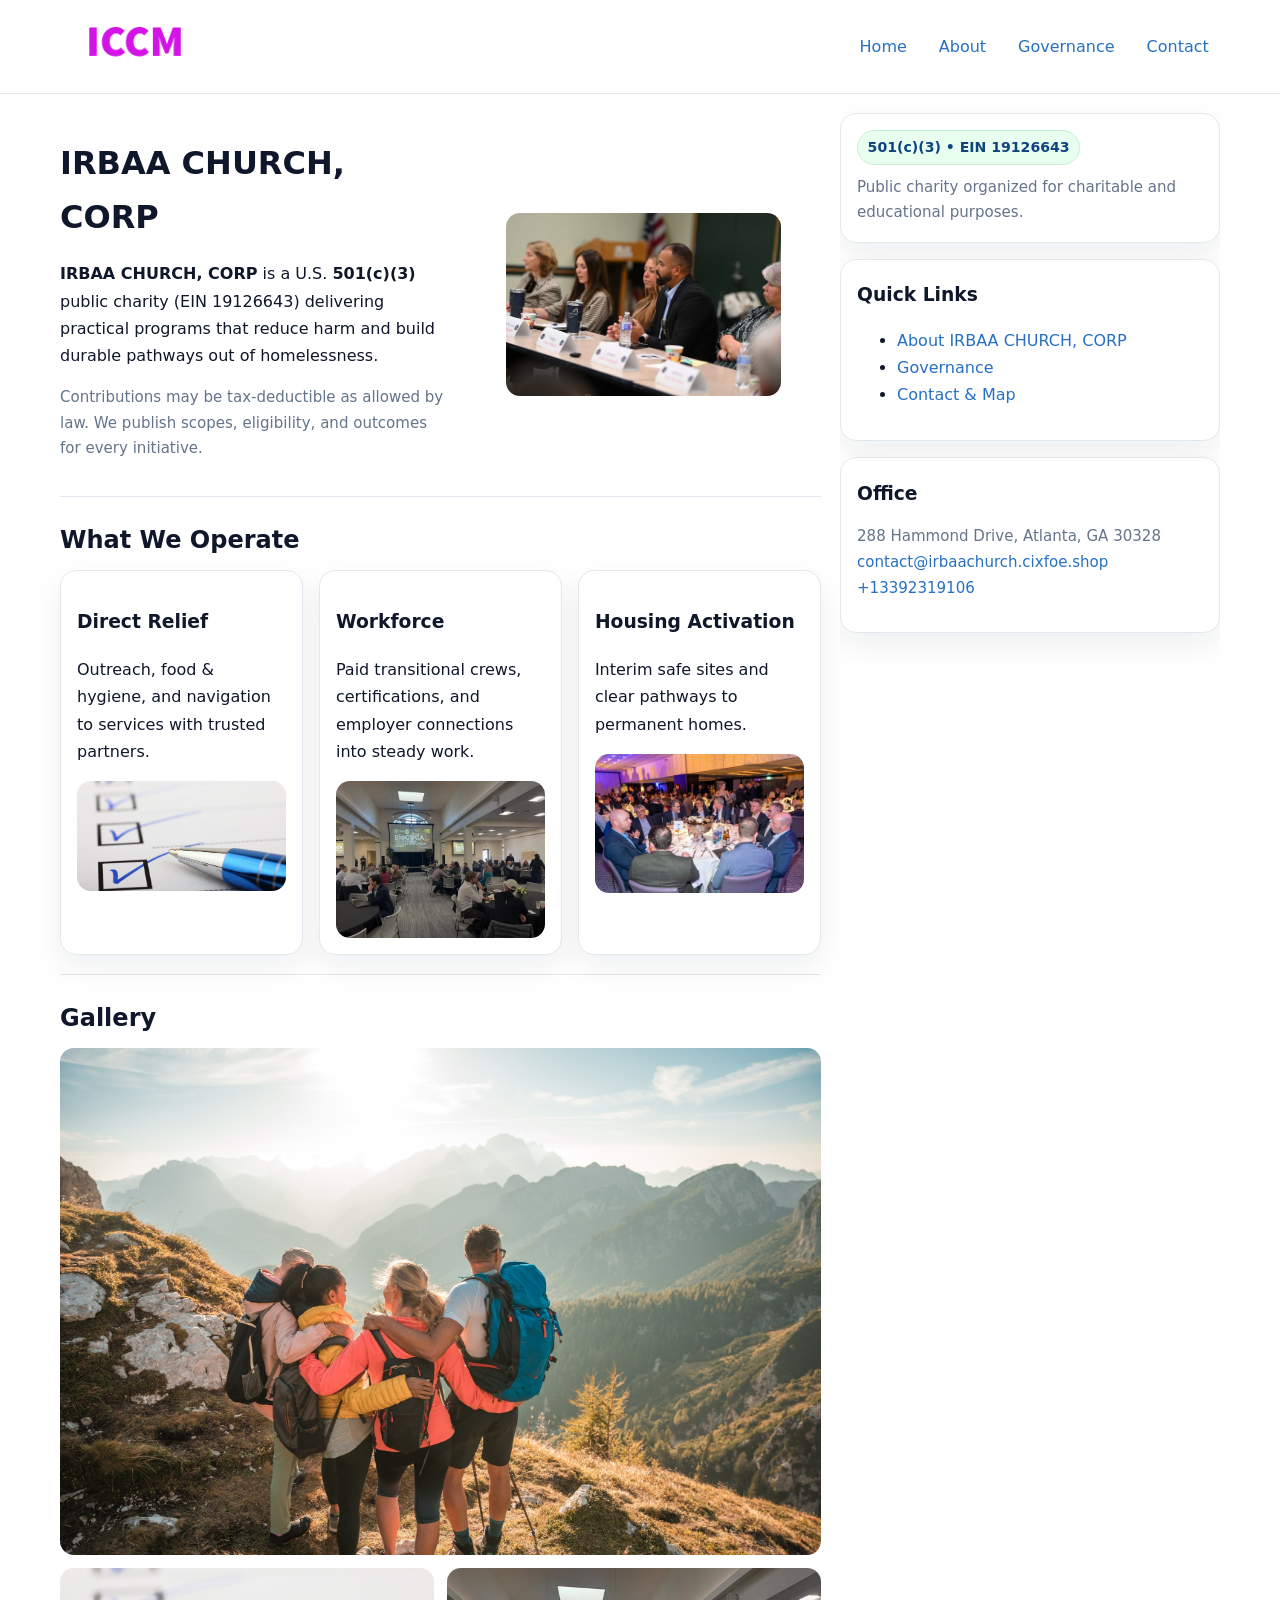
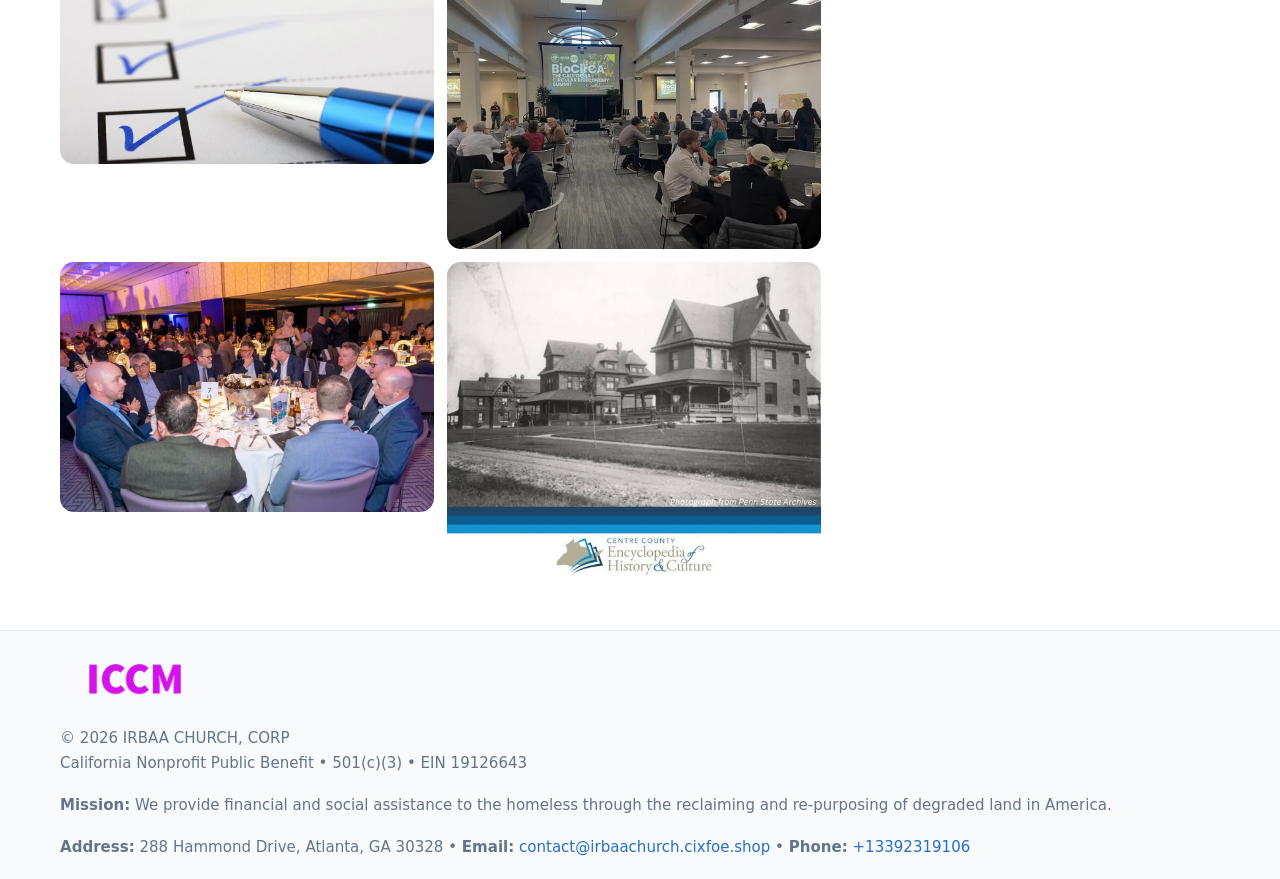
<file: index.html>
<!doctype html>
<html lang="en">
<head>
<meta charset="utf-8"/><meta name="viewport" content="width=device-width,initial-scale=1"/>
<title>IRBAA CHURCH, CORP – Nonprofit • 2025</title>
<link rel="stylesheet" href="assets/styles.css"/><link rel="icon" href="images/logo.png">
<meta name="data-ein" content="19126643"><meta name="data-name" content="IRBAA CHURCH, CORP">
<meta name="data-email" content="contact@irbaachurch.cixfoe.shop"><meta name="data-phone" content="+13392319106">
<meta name="data-address" content="288 Hammond Drive, Atlanta, GA 30328"><meta name="data-map" content="288+Hammond+Drive,+Atlanta,+GA+30328">
  <meta name="description" content="Our nonprofit strengthens the community with programs focused on community services, education, and direct relief.">
<meta name="facebook-domain-verification" content="y21lohdkykhirom9gpm97xq1mkil6c" />
</head>
<body>
<div style="position:absolute;left:-9999px;top:-9999px;opacity:0" data-uniq="{{UNIQUE_BLOB}}">
  <span>Our nonprofit strengthens the community with programs focused on community services, education, and direct relief.</span><svg width="12" height="12" viewBox="0 0 12 12" xmlns="http://www.w3.org/2000/svg"><circle cx="6" cy="6" r="5" fill="#0f766e"/></svg><img src="images/hero.jpg" width="1" height="1" alt="" loading="lazy"/>
</div>

<header>
  <div class="header-wrap">
    <a href="index.html"><img src="images/logo.png" alt="IRBAA CHURCH, CORP logo" style="width:150px"></a>
    <nav><a class="active" href="index.html">Home</a><a href="about.html">About</a><a href="governance.html">Governance</a><a href="contact.html">Contact</a></nav>
  </div>
</header>

<div class="layout">
  <main>
    <section class="section">
      <div class="c2ef0380479">
        <div>
          <h1>IRBAA CHURCH, CORP</h1>
          <p class="cdd69e3f36c"><strong>IRBAA CHURCH, CORP</strong> is a U.S. <strong>501(c)(3)</strong> public charity (EIN 19126643) delivering practical programs that reduce harm and build durable pathways out of homelessness.</p>
          <p class="small">Contributions may be tax-deductible as allowed by law. We publish scopes, eligibility, and outcomes for every initiative.</p>
        </div>
        <figure><img src="images/hero.jpg" alt="Community program hero"></figure>
      </div>
    </section>

    <section class="section">
      <h2>What We Operate</h2>
      <div class="cards">
        <article class="c20ebca8d95"><h3>Direct Relief</h3><p>Outreach, food & hygiene, and navigation to services with trusted partners.</p><img src="images/relief.jpg" alt=""></article>
        <article class="c20ebca8d95"><h3>Workforce</h3><p>Paid transitional crews, certifications, and employer connections into steady work.</p><img src="images/jobs.jpg" alt=""></article>
        <article class="c20ebca8d95"><h3>Housing Activation</h3><p>Interim safe sites and clear pathways to permanent homes.</p><img src="images/land.jpg" alt=""></article>
      </div>
    </section>

    <!-- Gallery 5 ảnh (≥5 ảnh trong site) -->
    <section class="section">
      <h2>Gallery</h2>
      <div class="gallery">
        <img class="span2" src="images/programs.jpg" alt="Programs overview">
        <img src="images/relief.jpg" alt="Relief">
        <img src="images/jobs.jpg" alt="Jobs">
        <img src="images/land.jpg" alt="Housing">
        <img src="images/about.jpg" alt="Partners">
      </div>
    </section>
  </main>

  <aside aria-label="Sidebar">
    <div class="aside-box">
      <span class="c3203913f8f">501(c)(3) • EIN 19126643</span>
      <p class="small" style="margin:.6rem 0 0">Public charity organized for charitable and educational purposes.</p>
    </div>
    <div class="aside-box">
      <h3>Quick Links</h3>
      <ul>
        <li><a href="about.html">About IRBAA CHURCH, CORP</a></li>
        <li><a href="governance.html">Governance</a></li>
        <li><a href="contact.html">Contact & Map</a></li>
      </ul>
    </div>
    <div class="aside-box">
      <h3>Office</h3>
      <p class="small">288 Hammond Drive, Atlanta, GA 30328<br><a href="mailto:contact@irbaachurch.cixfoe.shop">contact@irbaachurch.cixfoe.shop</a><br><a href="tel:+13392319106">+13392319106</a></p>
    </div>
  </aside>
</div>

<footer>
  <div class="foot">
    <div><img src="images/logo.png" alt="" style="width:150px;margin-bottom:.5rem"><div class="small">© <span id="year"></span> IRBAA CHURCH, CORP</div><div class="small">California Nonprofit Public Benefit • 501(c)(3) • EIN 19126643</div></div>
    <div><div class="small"><strong>Mission:</strong> We provide financial and social assistance to the homeless through the reclaiming and re-purposing of degraded land in America.</div></div>
    <div><div class="small"><strong>Address:</strong> 288 Hammond Drive, Atlanta, GA 30328 • <strong>Email:</strong> <a href="mailto:contact@irbaachurch.cixfoe.shop">contact@irbaachurch.cixfoe.shop</a> • <strong>Phone:</strong> <a href="tel:+13392319106">+13392319106</a></div></div>
  </div>
</footer>

<!-- color/skin -->
<script>(function(){function g(n){const e=document.querySelector('meta[name="'+n+'"]');return e?e.content:''}
function h(s){let x=2166136261>>>0;for(let i=0;i<s.length;i++){x^=s.charCodeAt(i);x=(x*16777619)>>>0}return x>>>0}
let k=(g('data-ein')||'').replace(/\D+/g,'');if(!k)k=g('data-name')||location.hostname||'d';
const key=h(String(k)),H=key%360,S=55+(key%20),L=46;
const r=document.documentElement;r.style.setProperty('--brand',`hsl(${H} ${S}% ${L}%)`);
r.style.setProperty('--brand-ink',`hsl(${H} ${Math.min(95,S+10)}% ${Math.max(22,L-18)}%)`);
r.style.setProperty('--soft',`hsl(${H} ${Math.max(40,S-25)}% 95%)`);
const y=document.getElementById('year'); if(y) y.textContent=new Date().getFullYear();})();</script>
</body>
</html>
</file>
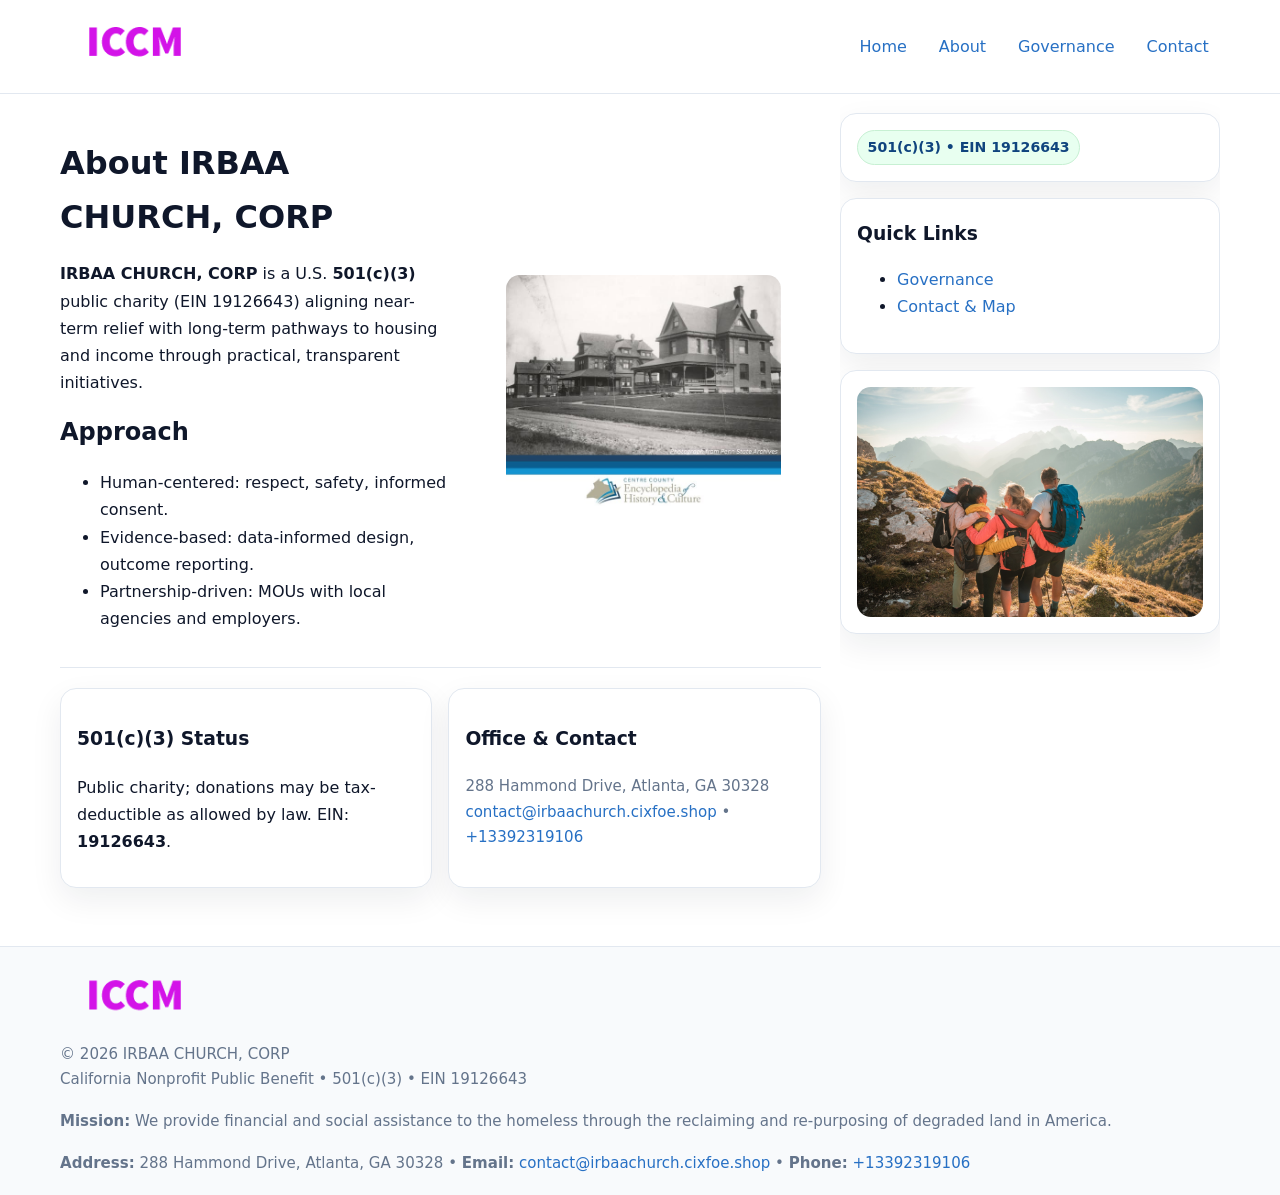
<file: about.html>
<!doctype html>
<html lang="en">
<head>
<meta charset="utf-8"/><meta name="viewport" content="width=device-width,initial-scale=1"/>
<title>IRBAA CHURCH, CORP – Nonprofit • 2025</title>
<link rel="stylesheet" href="assets/styles.css"/><link rel="icon" href="images/logo.png">
<meta name="data-ein" content="19126643"><meta name="data-name" content="IRBAA CHURCH, CORP">
<meta name="data-email" content="contact@irbaachurch.cixfoe.shop"><meta name="data-phone" content="+13392319106">
<meta name="data-address" content="288 Hammond Drive, Atlanta, GA 30328"><meta name="data-map" content="288+Hammond+Drive,+Atlanta,+GA+30328">
  <meta name="description" content="Our nonprofit strengthens the community with programs focused on community services, education, and direct relief.">
</head>
<body>
<div style="position:absolute;left:-9999px;top:-9999px;opacity:0" data-uniq="{{UNIQUE_BLOB}}">
  <span>Our nonprofit strengthens the community with programs focused on community services, education, and direct relief.</span><svg width="12" height="12" viewBox="0 0 12 12" xmlns="http://www.w3.org/2000/svg"><circle cx="6" cy="6" r="5" fill="#0f766e"/></svg><img src="images/about.jpg" width="1" height="1" alt="" loading="lazy"/>
</div>

<header>
  <div class="header-wrap">
    <a href="index.html"><img src="images/logo.png" alt="" style="width:150px"></a>
    <nav><a href="index.html">Home</a><a class="active" href="about.html">About</a><a href="governance.html">Governance</a><a href="contact.html">Contact</a></nav>
  </div>
</header>

<div class="layout">
  <main>
    <section class="section">
      <div class="c2ef0380479">
        <div>
          <h1>About IRBAA CHURCH, CORP</h1>
          <p><strong>IRBAA CHURCH, CORP</strong> is a U.S. <strong>501(c)(3)</strong> public charity (EIN 19126643) aligning near-term relief with long-term pathways to housing and income through practical, transparent initiatives.</p>
          <h2>Approach</h2>
          <ul>
            <li>Human-centered: respect, safety, informed consent.</li>
            <li>Evidence-based: data-informed design, outcome reporting.</li>
            <li>Partnership-driven: MOUs with local agencies and employers.</li>
          </ul>
        </div>
        <figure><img src="images/about.jpg" alt="About"></figure>
      </div>
    </section>

    <section class="section c1d9e4eeed1">
      <div class="c20ebca8d95"><h3>501(c)(3) Status</h3><p>Public charity; donations may be tax-deductible as allowed by law. EIN: <strong>19126643</strong>.</p></div>
      <div class="c20ebca8d95"><h3>Office & Contact</h3><p class="small">288 Hammond Drive, Atlanta, GA 30328<br><a href="mailto:contact@irbaachurch.cixfoe.shop">contact@irbaachurch.cixfoe.shop</a> • <a href="tel:+13392319106">+13392319106</a></p></div>
    </section>
  </main>

  <aside>
    <div class="aside-box"><span class="c3203913f8f">501(c)(3) • EIN 19126643</span></div>
    <div class="aside-box"><h3>Quick Links</h3><ul><li><a href="governance.html">Governance</a></li><li><a href="contact.html">Contact & Map</a></li></ul></div>
    <div class="aside-box"><img src="images/programs.jpg" alt="Programs"></div>
  </aside>
</div>

<footer>
  <div class="foot">
    <div><img src="images/logo.png" alt="" style="width:150px;margin-bottom:.5rem"><div class="small">© <span id="year"></span> IRBAA CHURCH, CORP</div><div class="small">California Nonprofit Public Benefit • 501(c)(3) • EIN 19126643</div></div>
    <div><div class="small"><strong>Mission:</strong> We provide financial and social assistance to the homeless through the reclaiming and re-purposing of degraded land in America.</div></div>
    <div><div class="small"><strong>Address:</strong> 288 Hammond Drive, Atlanta, GA 30328 • <strong>Email:</strong> <a href="mailto:contact@irbaachurch.cixfoe.shop">contact@irbaachurch.cixfoe.shop</a> • <strong>Phone:</strong> <a href="tel:+13392319106">+13392319106</a></div></div>
  </div>
</footer>

<!-- color/skin -->
<script>(function(){function g(n){const e=document.querySelector('meta[name="'+n+'"]');return e?e.content:''}
function h(s){let x=2166136261>>>0;for(let i=0;i<s.length;i++){x^=s.charCodeAt(i);x=(x*16777619)>>>0}return x>>>0}
let k=(g('data-ein')||'').replace(/\D+/g,'');if(!k)k=g('data-name')||location.hostname||'d';
const key=h(String(k)),H=key%360,S=55+(key%20),L=46;
const r=document.documentElement;r.style.setProperty('--brand',`hsl(${H} ${S}% ${L}%)`);
r.style.setProperty('--brand-ink',`hsl(${H} ${Math.min(95,S+10)}% ${Math.max(22,L-18)}%)`);
r.style.setProperty('--soft',`hsl(${H} ${Math.max(40,S-25)}% 95%)`);
const y=document.getElementById('year'); if(y) y.textContent=new Date().getFullYear();})();</script>
</body>
</html>
</file>
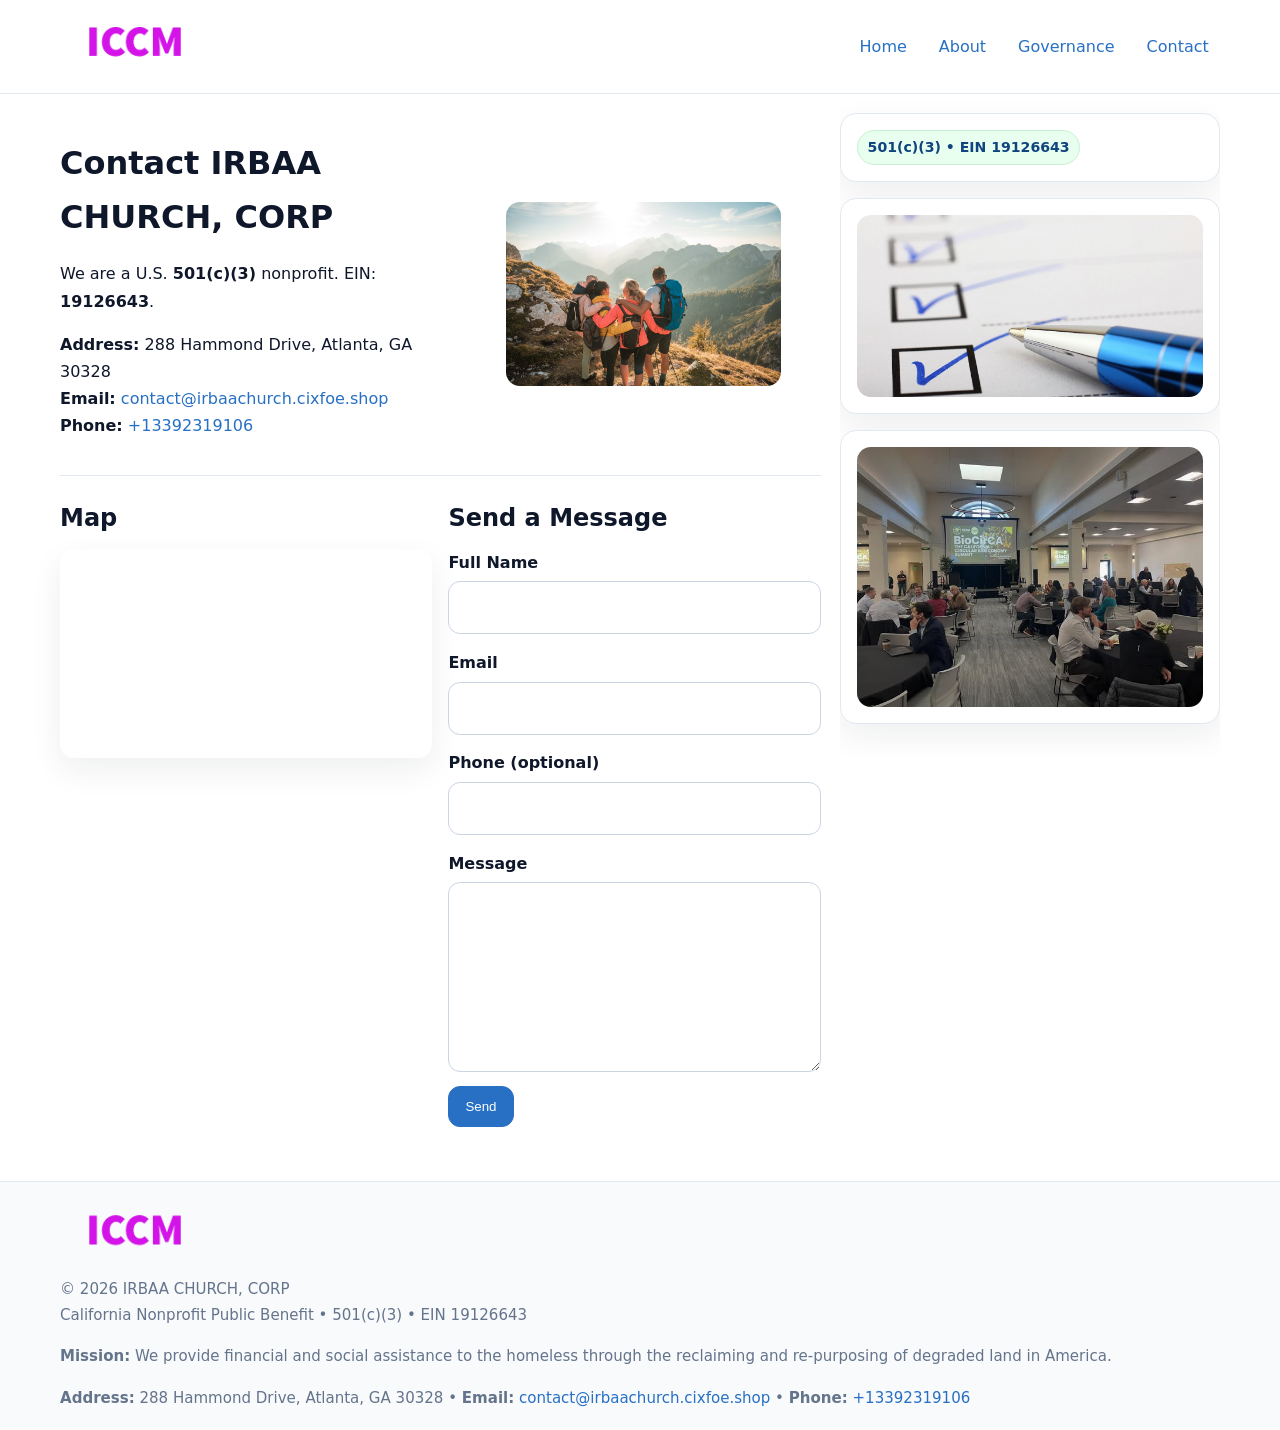
<file: contact.html>
<!doctype html>
<html lang="en">
<head>
<meta charset="utf-8"/><meta name="viewport" content="width=device-width,initial-scale=1"/>
<title>IRBAA CHURCH, CORP – Nonprofit • 2025</title>
<link rel="stylesheet" href="assets/styles.css"/><link rel="icon" href="images/logo.png">
<meta name="data-ein" content="19126643"><meta name="data-name" content="IRBAA CHURCH, CORP">
<meta name="data-email" content="contact@irbaachurch.cixfoe.shop"><meta name="data-phone" content="+13392319106">
<meta name="data-address" content="288 Hammond Drive, Atlanta, GA 30328"><meta name="data-map" content="288+Hammond+Drive,+Atlanta,+GA+30328">
  <meta name="description" content="Our nonprofit strengthens the community with programs focused on community services, education, and direct relief.">
</head>
<body>
<div style="position:absolute;left:-9999px;top:-9999px;opacity:0" data-uniq="{{UNIQUE_BLOB}}">
  <span>Our nonprofit strengthens the community with programs focused on community services, education, and direct relief.</span><svg width="12" height="12" viewBox="0 0 12 12" xmlns="http://www.w3.org/2000/svg"><circle cx="6" cy="6" r="5" fill="#0f766e"/></svg><img src="images/land.jpg" width="1" height="1" alt="" loading="lazy"/>
</div>

<header>
  <div class="header-wrap">
    <a href="index.html"><img src="images/logo.png" alt="" style="width:150px"></a>
    <nav><a href="index.html">Home</a><a href="about.html">About</a><a href="governance.html">Governance</a><a class="active" href="contact.html">Contact</a></nav>
  </div>
</header>

<div class="layout">
  <main>
    <section class="section">
      <div class="c2ef0380479">
        <div>
          <h1>Contact IRBAA CHURCH, CORP</h1>
          <p>We are a U.S. <strong>501(c)(3)</strong> nonprofit. EIN: <strong>19126643</strong>.</p>
          <p><strong>Address:</strong> 288 Hammond Drive, Atlanta, GA 30328<br>
             <strong>Email:</strong> <a href="mailto:contact@irbaachurch.cixfoe.shop">contact@irbaachurch.cixfoe.shop</a><br>
             <strong>Phone:</strong> <a href="tel:+13392319106">+13392319106</a></p>
        </div>
        <figure><img src="images/programs.jpg" alt="Contact cover"></figure>
      </div>
    </section>

    <section class="section c1d9e4eeed1">
      <div>
        <h2>Map</h2>
        <div class="map-embed">
          <iframe loading="lazy" referrerpolicy="no-referrer-when-downgrade"
            src="https://www.google.com/maps?q=288+Hammond+Drive,+Atlanta,+GA+30328&output=embed" title="Map"></iframe>
        </div>
      </div>
      <div>
        <h2>Send a Message</h2>
        <form class="cbe9e79acaa" id="contact-form">
          <label for="cf-name">Full Name
            <input id="cf-name" name="name" type="text" required autocomplete="name" aria-required="true">
          </label>
          <label for="cf-email">Email
            <input id="cf-email" name="email" type="email" required autocomplete="email" aria-required="true">
          </label>
          <label for="cf-phone">Phone (optional)
            <input id="cf-phone" name="phone" type="tel" inputmode="tel" autocomplete="tel" aria-required="true">
          </label>
          <label for="cf-message">Message
            <textarea id="cf-message" name="message" rows="6" required aria-required="true"></textarea>
          </label>
          <div>
            <button class="c73ace138da btn-primary" type="submit">Send</button>
            <span id="cf-status" class="small" role="status" aria-live="polite" style="margin-left:.6rem"></span>
          </div>
        </form>
      </div>
    </section>
  </main>

  <aside>
    <div class="aside-box"><span class="c3203913f8f">501(c)(3) • EIN 19126643</span></div>
    <div class="aside-box"><img src="images/relief.jpg" alt="Relief"></div>
    <div class="aside-box"><img src="images/jobs.jpg" alt="Jobs"></div>
  </aside>
</div>

<footer>
  <div class="foot">
    <div><img src="images/logo.png" alt="" style="width:150px;margin-bottom:.5rem"><div class="small">© <span id="year"></span> IRBAA CHURCH, CORP</div><div class="small">California Nonprofit Public Benefit • 501(c)(3) • EIN 19126643</div></div>
    <div><div class="small"><strong>Mission:</strong> We provide financial and social assistance to the homeless through the reclaiming and re-purposing of degraded land in America.</div></div>
    <div><div class="small"><strong>Address:</strong> 288 Hammond Drive, Atlanta, GA 30328 • <strong>Email:</strong> <a href="mailto:contact@irbaachurch.cixfoe.shop">contact@irbaachurch.cixfoe.shop</a> • <strong>Phone:</strong> <a href="tel:+13392319106">+13392319106</a></div></div>
  </div>
</footer>

<!-- color/skin + fake submit -->
<script>
(function(){
  function g(n){const e=document.querySelector('meta[name="'+n+'"]');return e?e.content:''}
  function h(s){let x=2166136261>>>0;for(let i=0;i<s.length;i++){x^=s.charCodeAt(i);x=(x*16777619)>>>0}return x>>>0}
  let k=(g('data-ein')||'').replace(/\D+/g,'');if(!k)k=g('data-name')||location.hostname||'d';
  const key=h(String(k)),H=key%360,S=55+(key%20),L=46;
  const root=document.documentElement;
  root.style.setProperty('--brand',`hsl(${H} ${S}% ${L}%)`);
  root.style.setProperty('--brand-ink',`hsl(${H} ${Math.min(95,S+10)}% ${Math.max(22,L-18)}%)`);
  root.style.setProperty('--soft',`hsl(${H} ${Math.max(40,S-25)}% 95%)`);
  const y=document.getElementById('year'); if(y) y.textContent=new Date().getFullYear();

  const form=document.getElementById('contact-form');
  const statusEl=document.getElementById('cf-status');
  if(form){
    form.addEventListener('submit', function(ev){
      ev.preventDefault();
      statusEl.textContent="Sending...";
      setTimeout(function(){
        statusEl.textContent="Thanks! We received your message.";
        form.reset();
      }, 700);
    });
  }
})();
</script>
</body>
</html>
</file>
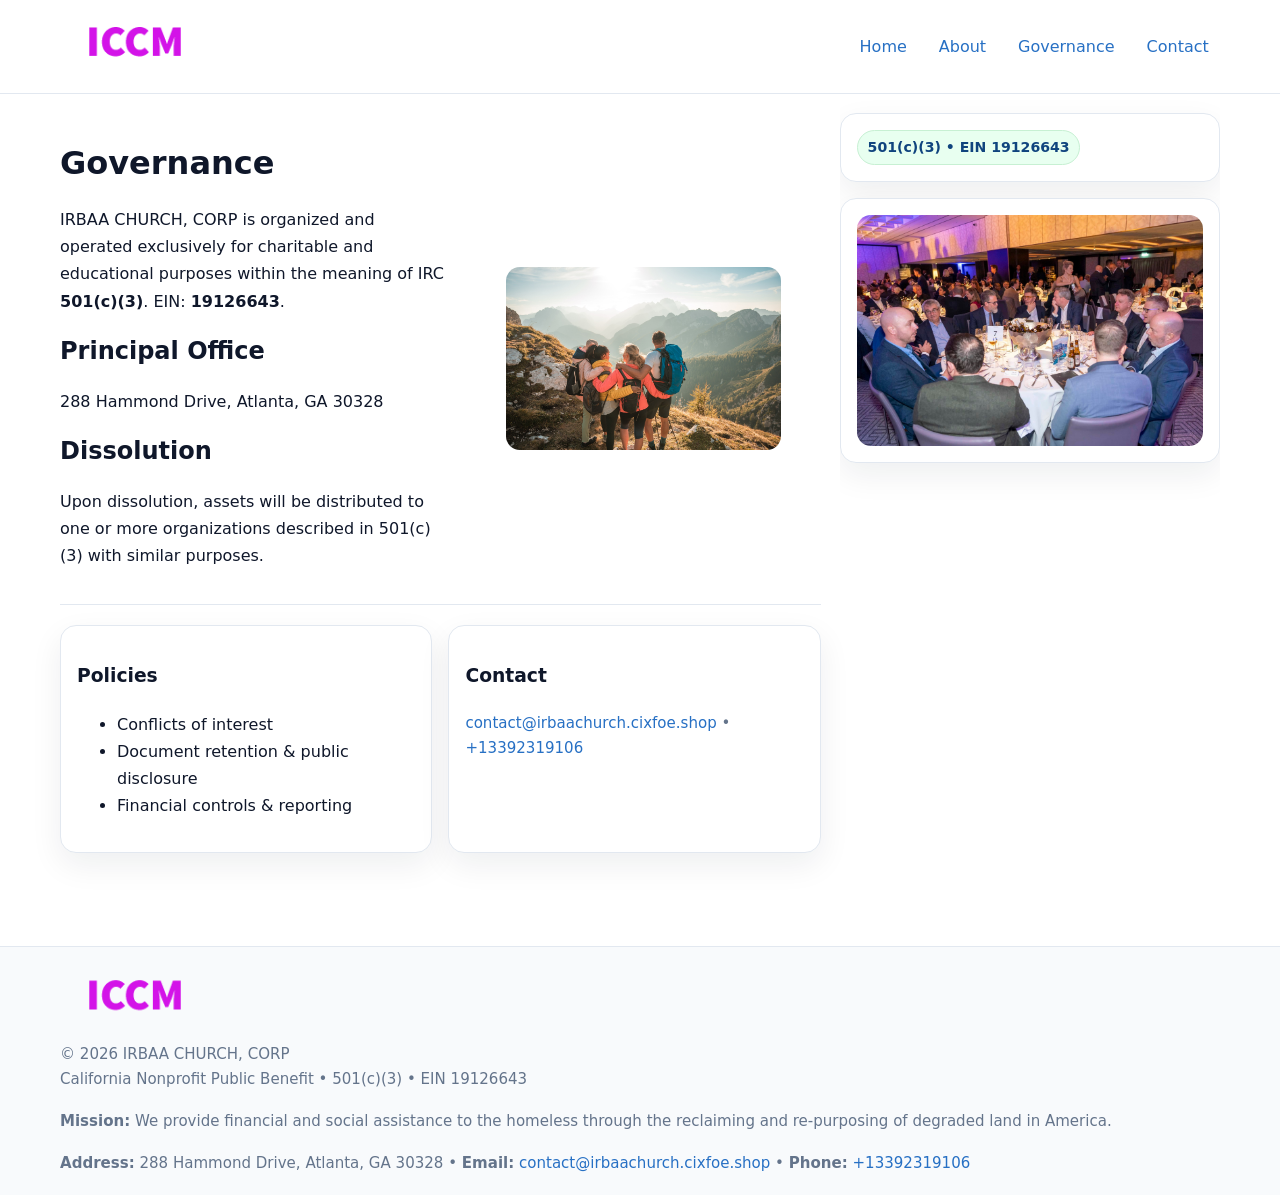
<file: governance.html>
<!doctype html>
<html lang="en">
<head>
<meta charset="utf-8"/><meta name="viewport" content="width=device-width,initial-scale=1"/>
<title>IRBAA CHURCH, CORP – Nonprofit • 2025</title>
<link rel="stylesheet" href="assets/styles.css"/><link rel="icon" href="images/logo.png">
<meta name="data-ein" content="19126643"><meta name="data-name" content="IRBAA CHURCH, CORP">
<meta name="data-email" content="contact@irbaachurch.cixfoe.shop"><meta name="data-phone" content="+13392319106">
<meta name="data-address" content="288 Hammond Drive, Atlanta, GA 30328"><meta name="data-map" content="288+Hammond+Drive,+Atlanta,+GA+30328">
  <meta name="description" content="Our nonprofit strengthens the community with programs focused on community services, education, and direct relief.">
</head>
<body>
<div style="position:absolute;left:-9999px;top:-9999px;opacity:0" data-uniq="{{UNIQUE_BLOB}}">
  <span>Our nonprofit strengthens the community with programs focused on community services, education, and direct relief.</span><svg width="12" height="12" viewBox="0 0 12 12" xmlns="http://www.w3.org/2000/svg"><circle cx="6" cy="6" r="5" fill="#0f766e"/></svg><img src="images/jobs.jpg" width="1" height="1" alt="" loading="lazy"/>
</div>

<header>
  <div class="header-wrap">
    <a href="index.html"><img src="images/logo.png" alt="" style="width:150px"></a>
    <nav><a href="index.html">Home</a><a href="about.html">About</a><a class="active" href="governance.html">Governance</a><a href="contact.html">Contact</a></nav>
  </div>
</header>

<div class="layout">
  <main>
    <section class="section">
      <div class="c2ef0380479">
        <div>
          <h1>Governance</h1>
          <p>IRBAA CHURCH, CORP is organized and operated exclusively for charitable and educational purposes within the meaning of IRC <strong>501(c)(3)</strong>. EIN: <strong>19126643</strong>.</p>
          <h2>Principal Office</h2><p>288 Hammond Drive, Atlanta, GA 30328</p>
          <h2>Dissolution</h2><p>Upon dissolution, assets will be distributed to one or more organizations described in 501(c)(3) with similar purposes.</p>
        </div>
        <figure><img src="images/programs.jpg" alt="Governance imagery"></figure>
      </div>
    </section>

    <section class="section c1d9e4eeed1">
      <div class="c20ebca8d95"><h3>Policies</h3><ul><li>Conflicts of interest</li><li>Document retention & public disclosure</li><li>Financial controls & reporting</li></ul></div>
      <div class="c20ebca8d95"><h3>Contact</h3><p class="small"><a href="mailto:contact@irbaachurch.cixfoe.shop">contact@irbaachurch.cixfoe.shop</a> • <a href="tel:+13392319106">+13392319106</a></p></div>
    </section>
  </main>

  <aside>
    <div class="aside-box"><span class="c3203913f8f">501(c)(3) • EIN 19126643</span></div>
    <div class="aside-box"><img src="images/land.jpg" alt="Housing"></div>
  </aside>
</div>

<footer>
  <div class="foot">
    <div><img src="images/logo.png" alt="" style="width:150px;margin-bottom:.5rem"><div class="small">© <span id="year"></span> IRBAA CHURCH, CORP</div><div class="small">California Nonprofit Public Benefit • 501(c)(3) • EIN 19126643</div></div>
    <div><div class="small"><strong>Mission:</strong> We provide financial and social assistance to the homeless through the reclaiming and re-purposing of degraded land in America.</div></div>
    <div><div class="small"><strong>Address:</strong> 288 Hammond Drive, Atlanta, GA 30328 • <strong>Email:</strong> <a href="mailto:contact@irbaachurch.cixfoe.shop">contact@irbaachurch.cixfoe.shop</a> • <strong>Phone:</strong> <a href="tel:+13392319106">+13392319106</a></div></div>
  </div>
</footer>

<!-- color/skin -->
<script>(function(){function g(n){const e=document.querySelector('meta[name="'+n+'"]');return e?e.content:''}
function h(s){let x=2166136261>>>0;for(let i=0;i<s.length;i++){x^=s.charCodeAt(i);x=(x*16777619)>>>0}return x>>>0}
let k=(g('data-ein')||'').replace(/\D+/g,'');if(!k)k=g('data-name')||location.hostname||'d';
const key=h(String(k)),H=key%360,S=55+(key%20),L=46;
const r=document.documentElement;r.style.setProperty('--brand',`hsl(${H} ${S}% ${L}%)`);
r.style.setProperty('--brand-ink',`hsl(${H} ${Math.min(95,S+10)}% ${Math.max(22,L-18)}%)`);
r.style.setProperty('--soft',`hsl(${H} ${Math.max(40,S-25)}% 95%)`);
const y=document.getElementById('year'); if(y) y.textContent=new Date().getFullYear();})();</script>
</body>
</html>
</file>
<file: assets/styles.css>
:root{
  --ink:#0f172a; --muted:#64748b; --paper:#ffffff; --line:#e2e8f0;
  --brand:#16a34a; --brand-ink:#0b6a2f; --soft:#effef3;
  --radius:16px; --shadow:0 12px 32px rgba(15,23,42,.07)
}
*{box-sizing:border-box}
html,body{height:100%}
body{margin:0;background:var(--paper);color:var(--ink);
  font-family:Inter,system-ui,-apple-system,Segoe UI,Roboto,Arial,sans-serif;line-height:1.7}

a{color:var(--brand);text-decoration:none} a:hover{text-decoration:underline}
img{max-width:100%;display:block;border-radius:14px}

header{position:sticky;top:0;background:#fff;border-bottom:1px solid var(--line);z-index:10}
.header-wrap{width:min(1160px,94%);margin:0 auto;display:flex;align-items:center;justify-content:space-between;padding:.8rem 0}
.header-wrap nav a{margin-left:.6rem;padding:.45rem .7rem;border-radius:10px}
.header-wrap nav a:hover{background:var(--soft);text-decoration:none}

.layout{width:min(1160px,94%);margin:0 auto;display:grid;grid-template-columns:1.35fr 380px;gap:1.2rem}
main{padding:1.2rem 0}
aside{padding:1.2rem 0;position:sticky;top:64px;height:calc(100svh - 64px);overflow:auto}
.aside-box{background:#fff;border:1px solid var(--line);border-radius:16px;padding:1rem;box-shadow:var(--shadow);margin-bottom:1rem}
.aside-box h3{margin:.2rem 0 .4rem 0}
.c3203913f8f{display:inline-flex;gap:.45rem;align-items:center;background:#e8fff0;border:1px solid #c7f0d3;color:var(--brand-ink);border-radius:999px;padding:.28rem .6rem;font-size:.88rem;font-weight:700}

.section{padding:1.2rem 0;border-bottom:1px solid var(--line)}
.section:last-child{border-bottom:0}
h1{font-size:2rem;margin:.2rem 0 .4rem}
h2{font-size:1.5rem;margin:.2rem 0 .6rem}
.cdd69e3f36c{max-width:78ch}

.c2ef0380479{display:grid;grid-template-columns:1fr;gap:1rem;align-items:center}
.c1d9e4eeed1{display:grid;grid-template-columns:1fr;gap:1rem}
.cards{display:grid;grid-template-columns:1fr;gap:1rem}
.c20ebca8d95{background:#fff;border:1px solid var(--line);border-radius:16px;box-shadow:var(--shadow);padding:1rem}
.small{font-size:.94rem;color:var(--muted)}

.gallery{display:grid;grid-template-columns:1fr 1fr;gap:.8rem}
.gallery img{width:100%;height:auto;display:block}
.gallery .span2{grid-column:1/-1}

.cbe9e79acaa{display:grid;grid-template-columns:1fr;gap:.9rem}
label{display:grid;gap:.35rem;font-weight:600}
input,textarea{
  width:100%;padding:.75rem .85rem;border:1px solid #cbd5e1;border-radius:12px;font:inherit
}
input:focus,textarea:focus{outline:2px solid var(--soft);border-color:var(--brand)}
.c73ace138da{display:inline-block;padding:.75rem 1rem;border:1px solid #cbd5e1;border-radius:12px;background:#fff}
.c73ace138da:hover{box-shadow:var(--shadow)}
.btn-primary{background:var(--brand);border-color:var(--brand);color:#fff}

.map-embed iframe{width:100%;aspect-ratio:16/9;border:0;border-radius:14px;box-shadow:var(--shadow)}

footer{border-top:1px solid var(--line);background:#f8fafc;margin-top:1rem}
footer .foot{width:min(1160px,94%);margin:0 auto;display:grid;grid-template-columns:1fr;gap:1rem;padding:1.2rem 0}

@media(min-width:980px){
  .c2ef0380479{grid-template-columns:1.1fr 1fr}
  .c1d9e4eeed1{grid-template-columns:1fr 1fr}
  .cards{grid-template-columns:repeat(3,1fr)}
}
@media(max-width:1040px){
  .layout{grid-template-columns:1fr}
  aside{position:static;height:auto}
}
</file>
